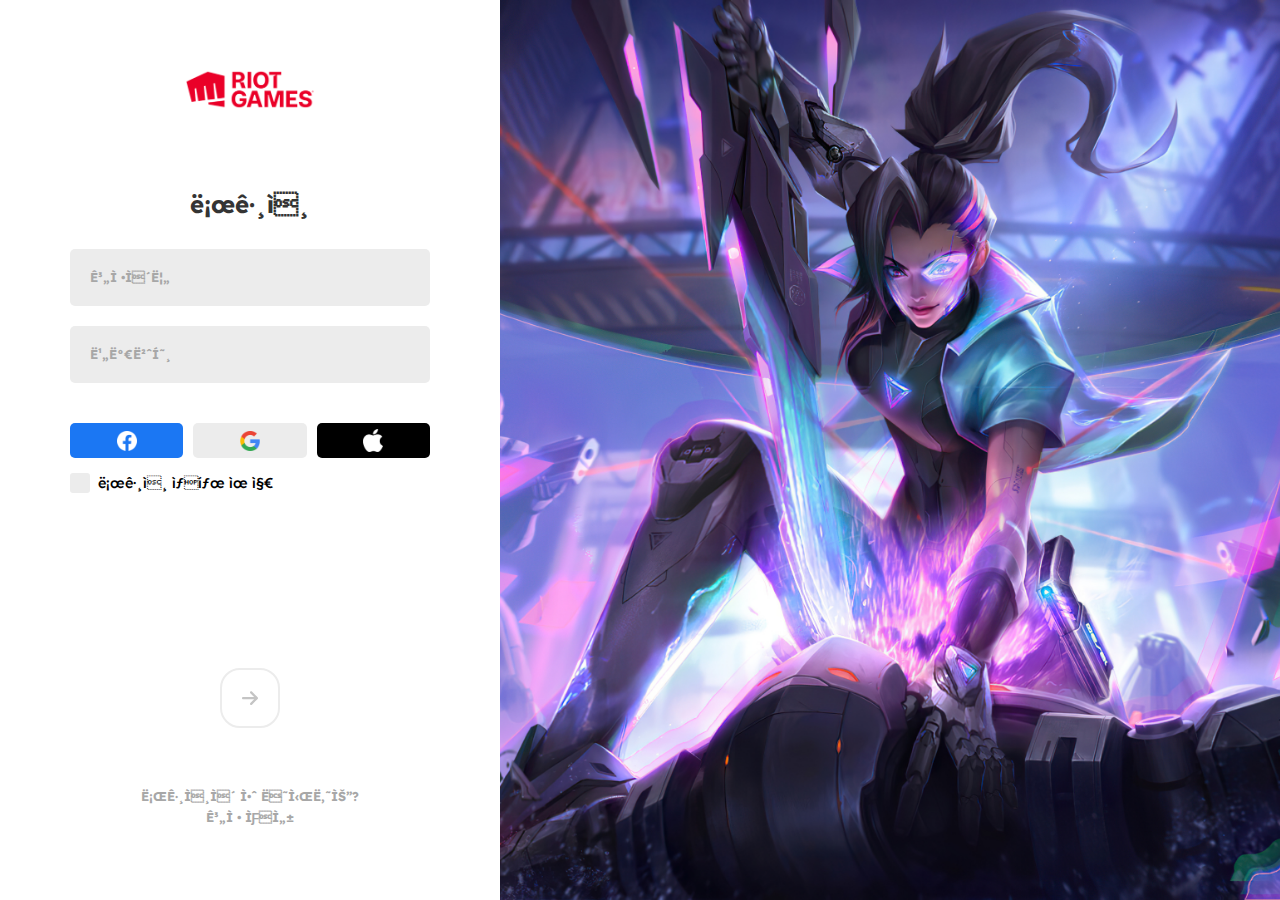
<file: login/index.html>
<!DOCTYPE html>
<html lang="ko">
<head>
  <meta charset="UTF">
  <meta name="viewport" content="width=device-width, initial-scale=1.0">
  <link rel="stylesheet" href="index.css">
  <title>Riot Games</title>
</head>
<body>
  <main>
    <section class="login">
      <div class="wrapper">
        <img src="../image/riotlogo.png" class="login__logo">

        <h1 class="login__title">로그인</h1>
    
        <label class="login__label">
          <span>계정이름</span>
          <input type="text" name="username" class="input">
        </label>
  
        <label class="login__label">
          <span>비밀번호</span>
          <input type="password" name="password" class="input">
        </label>
  
        <div class="login__icons">
          <button type="button" class="icons__button">
            <img src="../image/facebook.png" alt="facebok">
          </button>
  
          <button type="button" class="icons__button">
            <img src="../image/google.png" alt="facebok">
          </button>
  
          <button type="button" class="icons__button">
            <img src="../image/apple.png" alt="facebok">
          </button>
        </div>
  
        <label class="login__label--checkbox">
          <input type="checkbox" class="input--checkbox">
          로그인 상태 유지
        </label>
      </div>

      <div class="wrapper">
        <button type="button" class="login__button" disabled>
          <svg xmlns="http://www.w3.org/2000/svg" viewBox="0 0 448 512">
            <path d="M438.6 278.6l-160 160C272.4 444.9 264.2 448 256 448s-16.38-3.125-22.62-9.375c-12.5-12.5-12.5-32.75 0-45.25L338.8 288H32C14.33 288 .0016 273.7 .0016 256S14.33 224 32 224h306.8l-105.4-105.4c-12.5-12.5-12.5-32.75 0-45.25s32.75-12.5 45.25 0l160 160C451.1 245.9 451.1 266.1 438.6 278.6z"/>
          </svg>
        </button>
  
        <a href="#" class="login__link">로그인이 안 되시나요?</a>
        <a href="#" class="login__link">계정 생성</a>
      </div>

    </section>

    <section class="wallpaper"></section>
  </main>
  <script src="index.js"></script>
</body>
</html>
</file>
<file: login/index.css>
@import url('https://fonts.googleapis.com/css2?family=Lexend+Deca:wght@300;400;500;600;700&display=swap');

* {
  margin: 0;
  padding: 0;
  box-sizing: border-box;
  font-family: 'Lexend Deca', sans-serif;
}

:root {
  --white: #FFF;
  --whitesmoke: #F9F9F9;
  --light-grey: #ECECEC;
  --grey: #C4C4C4;
  --medium-grey: #A7A7A7;
  --deep-grey: #343434;
  --black: #000000;
  --blue: #1B77F3;
  --red: #CF3C3F;
}

main {
  display: flex;
}

.login {
  display: flex;
  flex-direction: column;
  align-items: center;
  justify-content: space-between;
  width: 100%;
  max-width: 500px;
  min-height: 100vh;
  padding: clamp(35px, 8%, 70px);
}

.wrapper {
  width: 100%;
  display: flex;
  flex-direction: column;
  align-items: center;
  justify-content: center;
}

.login__logo {
  width: 130px;
  margin-bottom: 80px;
}

.login__title {
  color: var(--deep-grey);
  font-size: 1.5em;
  margin-bottom: 30px;
}

.login__label {
  display: block;
  margin-bottom: 20px;
  width: 100%;
}

.input {
  width: 100%;
  background-color: var(--light-grey);
  border: 2px solid rgba(0, 0, 0, 0);
  border-radius: 5px;
  outline: none;
  font-size: 0.9em;
  padding: 25px 10px 10px;
  font-weight: 600;
  color: var(--deep-grey);
}

.login__label span {
  position: absolute;
  font-size: 0.8em;
  font-weight: 700;
  text-transform: uppercase;
  color: var(--medium-grey);
  margin: 20px;
  cursor: text;
  transition: all 200ms ease;
}

.input:focus {
  background-color: var(--whitesmoke);
  border: 2px solid var(--deep-grey);
}

.login__label .span-active {
  font-size: 0.7em;
  margin: 8px 10px;
}

.login__icons {
  display: flex;
  gap: 10px;
  width: 100%;
  margin-top: 20px;
}

.login__icons img {
  width: 20px;
}

.icons__button {
  width: 33.33%;
  display: flex;
  align-items: center;
  justify-content: center;
  height: 35px;
  border-radius: 5px;
  cursor: pointer;
  border: none;
}

.login__icons .icons__button:nth-child(1) {
  background-color: var(--blue);
}

.login__icons .icons__button:nth-child(2) {
  background-color: var(--light-grey);
}

.login__icons .icons__button:nth-child(3) {
  background-color: var(--black);
}

.login__label--checkbox {
  width: 100%;
  margin: 15px 0 50px;
  font-size: 0.9em;
  font-weight: 500;
  display: flex;
  align-items: center;
}

.input--checkbox {
  appearance: none;
  width: 20px;
  height: 20px;
  background-color: var(--light-grey);
  margin-right: 8px;
  border-radius: 3px;
}

.input--checkbox:checked {
  background-color: var(--red);
}

.input--checkbox:checked::after {
  content: "";
  display: block;
  width: 5px;
  height: 10px;
  border: 3px solid white;
  border-width: 0 3px 3px 0;
  transform: rotate(45deg);
  margin: 2px 6px;
}

.login__button {
  width: 60px;
  height: 60px;
  padding: 20px;
  display: flex;
  align-items: center;
  justify-content: center;
  background-color: var(--red);
  border-radius: 20px;
  border: none;
  cursor: pointer;
  margin-bottom: 60px;
}

.login__button svg {
  fill: white;
}

.login__button:disabled {
  cursor: auto;
  background-color: white;
  border: 2px solid var(--light-grey);
}

.login__button:disabled svg {
  fill: var(--grey)
}

.login__link {
  font-size: 0.8em;
  text-decoration: none;
  color: var(--medium-grey);
  text-transform: uppercase;
  margin-bottom: 5px;
  font-weight: 700;
}

.wallpaper {
  width: 100%;
  background-image: url('../image/wallpaper.jpg');
  background-size: cover;
  background-position: center;
  flex: 1;
}
</file>
